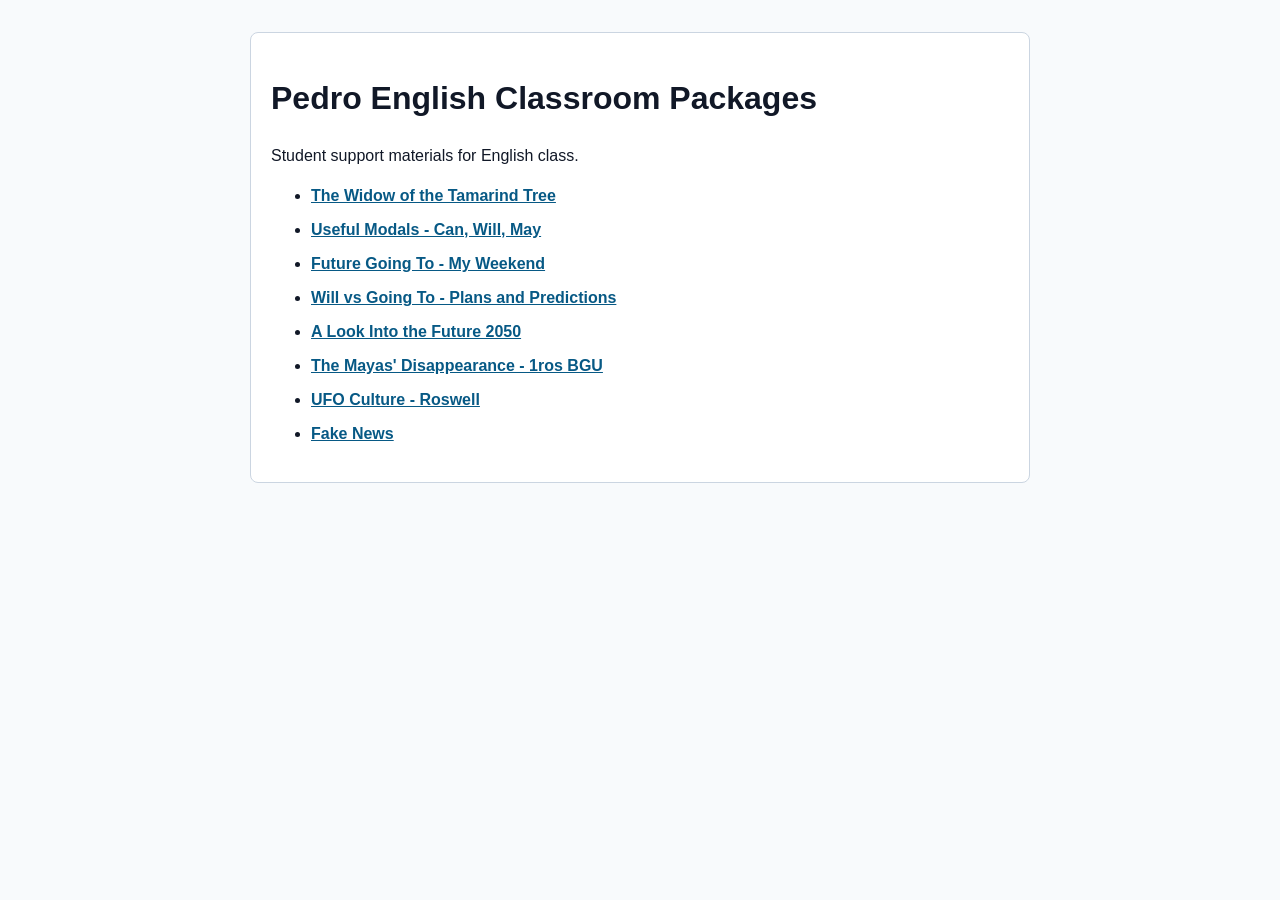
<file: docs/index.html>
<!doctype html>
<html lang="en">
<head>
  <meta charset="utf-8">
  <meta name="viewport" content="width=device-width, initial-scale=1">
  <title>Pedro English Classroom Packages</title>
  <style>
    body{font-family:Arial,sans-serif;line-height:1.5;margin:0;background:#f8fafc;color:#111827}
    main{max-width:780px;margin:0 auto;padding:32px 18px}
    .card{background:#fff;border:1px solid #cbd5e1;border-radius:8px;padding:20px}
    a{font-weight:700;color:#075985}
    li{margin:10px 0}
  </style>
</head>
<body>
  <main>
    <div class="card">
      <h1>Pedro English Classroom Packages</h1>
      <p>Student support materials for English class.</p>
      <ul>
        <li><a href="widow-tamarind/">The Widow of the Tamarind Tree</a></li>
        <li><a href="10mo-modals-can-will-may/">Useful Modals - Can, Will, May</a></li>
        <li><a href="10mo-future-going-to-my-weekend/">Future Going To - My Weekend</a></li>
        <li><a href="10mo-will-vs-going-to-plans-predictions/">Will vs Going To - Plans and Predictions</a></li>
        <li><a href="10mo-future-predictions-2050/">A Look Into the Future 2050</a></li>
        <li><a href="1ro-bgu-mayas-disappearance/">The Mayas' Disappearance - 1ros BGU</a></li>
        <li><a href="1ro-bgu-ufo-roswell/">UFO Culture - Roswell</a></li>
        <li><a href="1ro-bgu-fake-news/">Fake News</a></li>
      </ul>
    </div>
  </main>
</body>
</html>
</file>
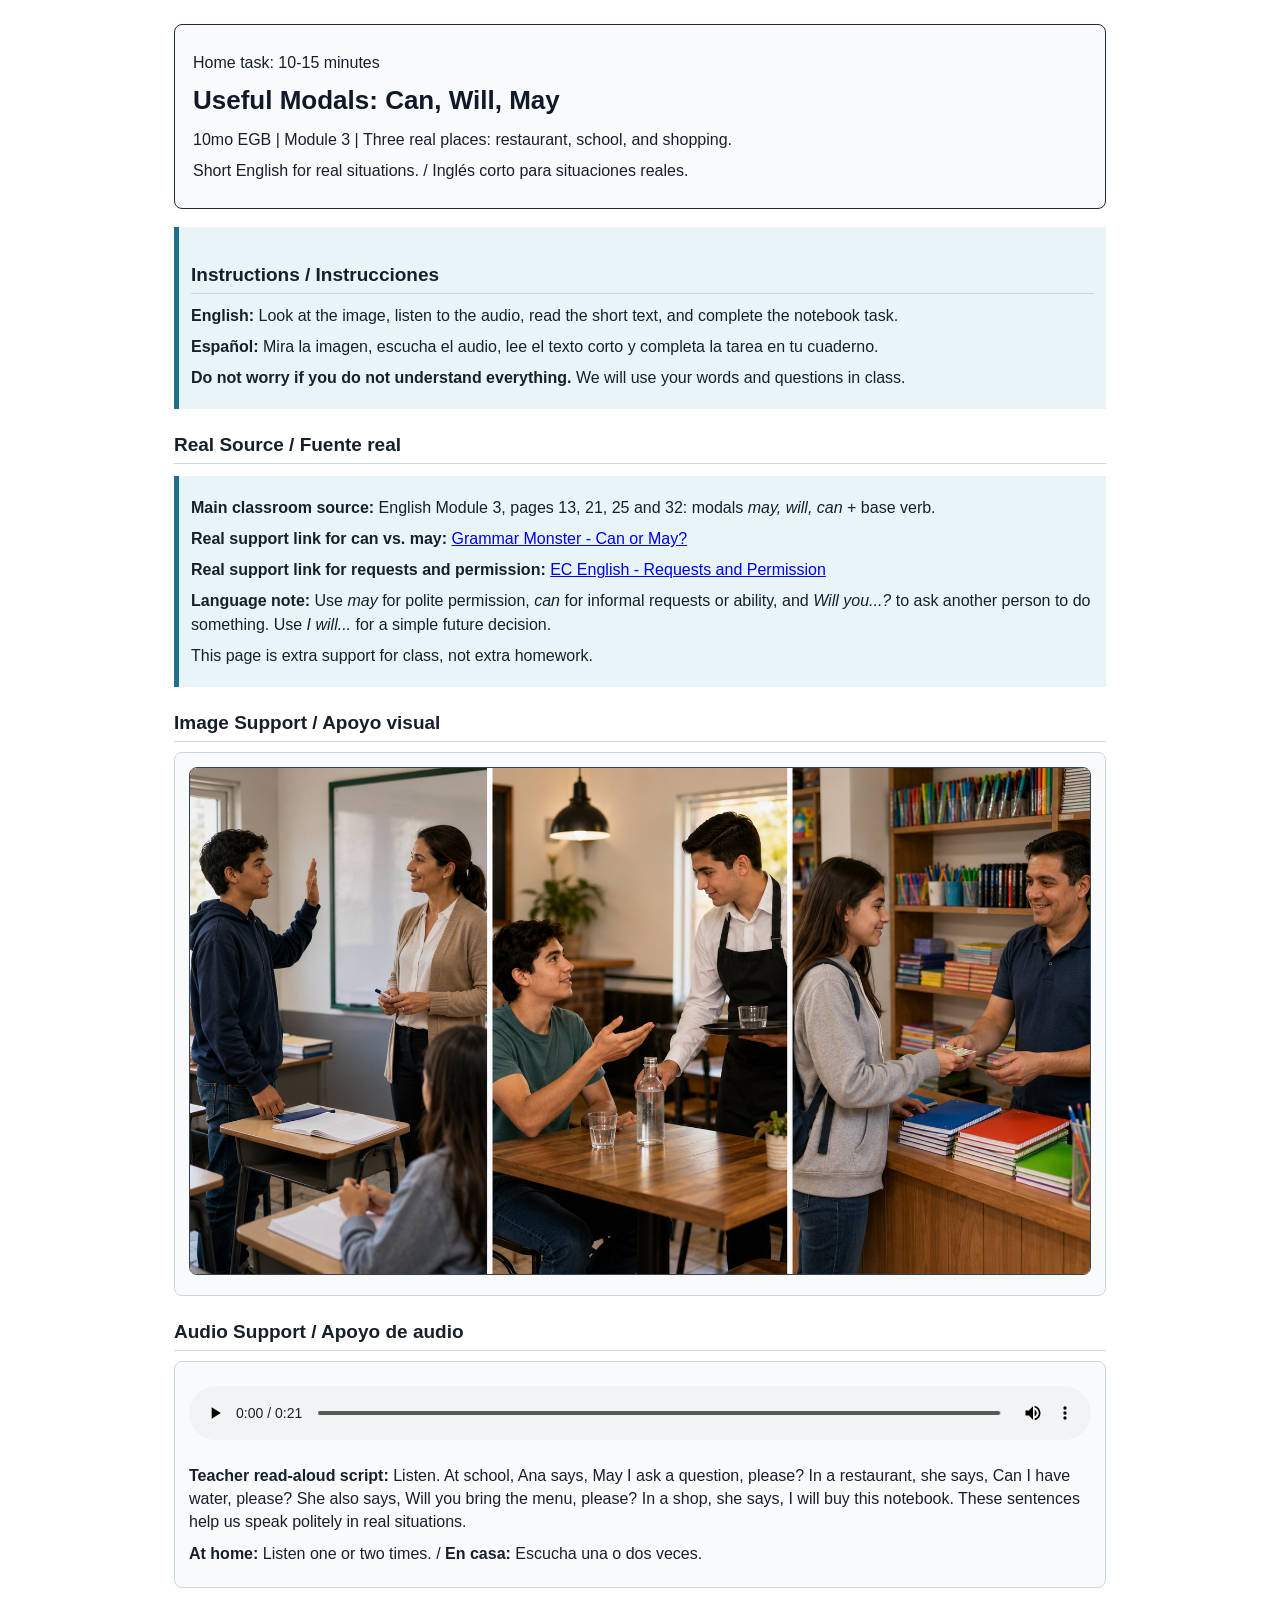
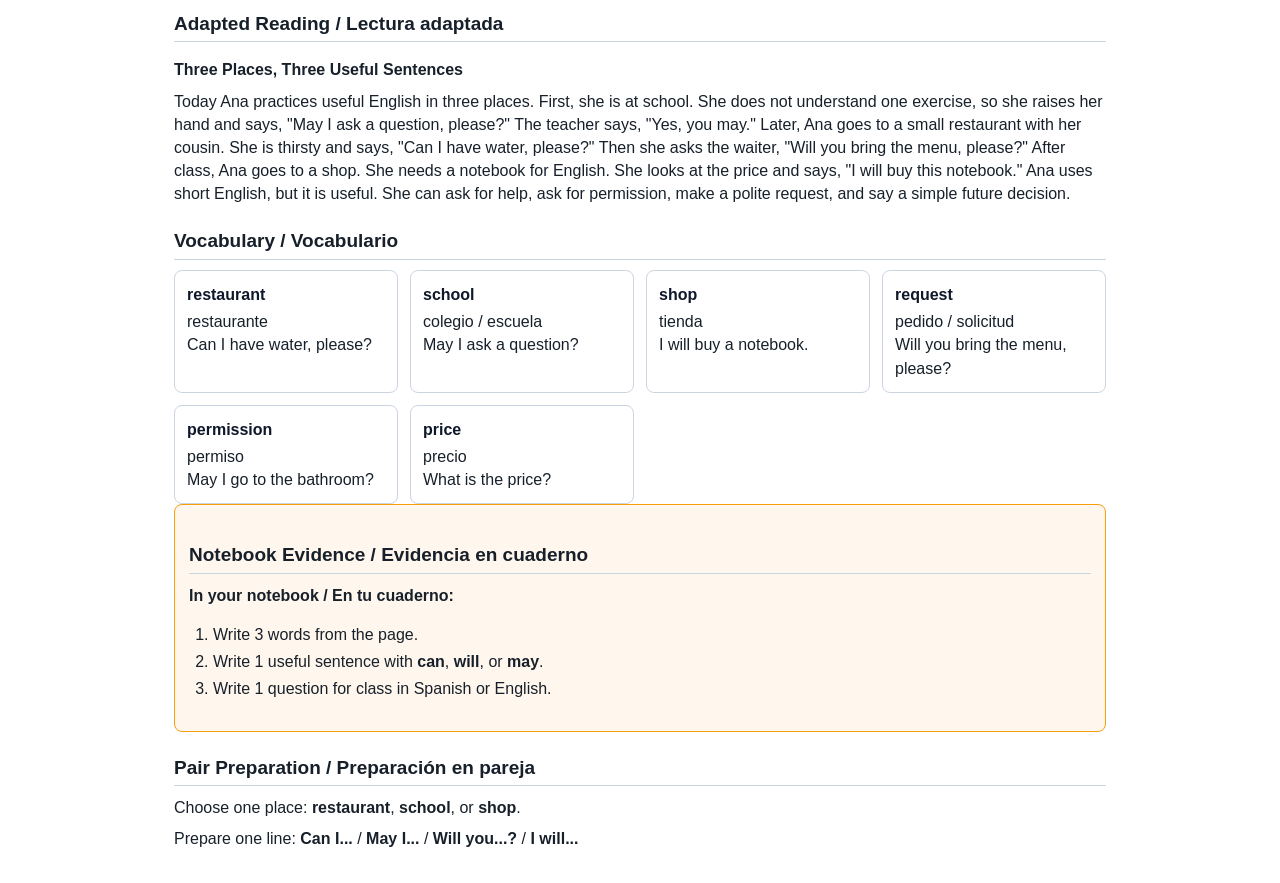
<file: docs/10mo-modals-can-will-may/index.html>
﻿<!doctype html>
<html lang="en">
<head>
  <meta charset="utf-8">
  <meta name="viewport" content="width=device-width, initial-scale=1">
  <title>Useful Modals: Can, Will, May - Home Support</title>
  <link rel="stylesheet" href="assets/shared_styles.css">
  <link rel="stylesheet" href="assets/print_styles.css">
  <style>
    .modal-hero{border:1px solid #1f2937;background:#f8fafc;padding:18px;border-radius:8px}
    .modal-hero h1{margin:0 0 8px;color:#111827}
    .place-grid{display:grid;grid-template-columns:repeat(auto-fit,minmax(210px,1fr));gap:12px}
    .place-card{border:1px solid #cbd5e1;border-radius:8px;padding:12px;background:#fff}
    .place-card strong{display:block;color:#0f172a;margin-bottom:4px}
    .media-box{border:1px solid #cbd5e1;background:#f8fafc;padding:14px;border-radius:8px}
    .hero-image{width:100%;height:auto;border:1px solid #334155;border-radius:8px;background:#fff}
    audio{width:100%;margin:10px 0}
    .notebook-task{background:#fff7ed;border:1px solid #f59e0b;padding:14px;border-radius:8px}
  </style>
</head>
<body>
<main class="page">
  <header class="modal-hero">
    <p class="time-pill">Home task: 10-15 minutes</p>
    <h1>Useful Modals: Can, Will, May</h1>
    <p>10mo EGB | Module 3 | Three real places: restaurant, school, and shopping.</p>
    <p>Short English for real situations. / Inglés corto para situaciones reales.</p>
  </header>

  <section class="accent-box">
    <h2>Instructions / Instrucciones</h2>
    <p><strong>English:</strong> Look at the image, listen to the audio, read the short text, and complete the notebook task.</p>
    <p><strong>Español:</strong> Mira la imagen, escucha el audio, lee el texto corto y completa la tarea en tu cuaderno.</p>
    <p><strong>Do not worry if you do not understand everything.</strong> We will use your words and questions in class.</p>
  </section>

  <section>
    <h2>Real Source / Fuente real</h2>
    <div class="accent-box">
      <p><strong>Main classroom source:</strong> English Module 3, pages 13, 21, 25 and 32: modals <em>may, will, can</em> + base verb.</p>
      <p><strong>Real support link for can vs. may:</strong> <a href="https://www.grammar-monster.com/easily_confused/can_may.htm">Grammar Monster - Can or May?</a></p>
      <p><strong>Real support link for requests and permission:</strong> <a href="https://learnenglish.ecenglish.com/lessons/requests-and-permission">EC English - Requests and Permission</a></p>
      <p><strong>Language note:</strong> Use <em>may</em> for polite permission, <em>can</em> for informal requests or ability, and <em>Will you...?</em> to ask another person to do something. Use <em>I will...</em> for a simple future decision.</p>
      <p>This page is extra support for class, not extra homework.</p>
    </div>
  </section>

  <section>
    <h2>Image Support / Apoyo visual</h2>
    <div class="media-box">
      <img class="hero-image" src="assets/modals_situations_hero.png" alt="Three simple situations: restaurant, school, and shopping for can, will, and may.">
    </div>
  </section>

  <section>
    <h2>Audio Support / Apoyo de audio</h2>
    <div class="media-box">
      <audio controls src="assets/modals_read_aloud.mp3"></audio>
      <p><strong>Teacher read-aloud script:</strong> Listen. At school, Ana says, May I ask a question, please? In a restaurant, she says, Can I have water, please? She also says, Will you bring the menu, please? In a shop, she says, I will buy this notebook. These sentences help us speak politely in real situations.</p>
      <p><strong>At home:</strong> Listen one or two times. / <strong>En casa:</strong> Escucha una o dos veces.</p>
    </div>
  </section>

  <section>
    <h2>Adapted Reading / Lectura adaptada</h2>
    <div class="reading-card">
      <h3>Three Places, Three Useful Sentences</h3>
      <p>Today Ana practices useful English in three places. First, she is at school. She does not understand one exercise, so she raises her hand and says, "May I ask a question, please?" The teacher says, "Yes, you may." Later, Ana goes to a small restaurant with her cousin. She is thirsty and says, "Can I have water, please?" Then she asks the waiter, "Will you bring the menu, please?" After class, Ana goes to a shop. She needs a notebook for English. She looks at the price and says, "I will buy this notebook." Ana uses short English, but it is useful. She can ask for help, ask for permission, make a polite request, and say a simple future decision.</p>
    </div>
  </section>

  <section>
    <h2>Vocabulary / Vocabulario</h2>
    <div class="place-grid">
      <div class="place-card"><strong>restaurant</strong> restaurante<br>Can I have water, please?</div>
      <div class="place-card"><strong>school</strong> colegio / escuela<br>May I ask a question?</div>
      <div class="place-card"><strong>shop</strong> tienda<br>I will buy a notebook.</div>
      <div class="place-card"><strong>request</strong> pedido / solicitud<br>Will you bring the menu, please?</div>
      <div class="place-card"><strong>permission</strong> permiso<br>May I go to the bathroom?</div>
      <div class="place-card"><strong>price</strong> precio<br>What is the price?</div>
    </div>
  </section>

  <section class="notebook-task">
    <h2>Notebook Evidence / Evidencia en cuaderno</h2>
    <p><strong>In your notebook / En tu cuaderno:</strong></p>
    <ol>
      <li>Write 3 words from the page.</li>
      <li>Write 1 useful sentence with <strong>can</strong>, <strong>will</strong>, or <strong>may</strong>.</li>
      <li>Write 1 question for class in Spanish or English.</li>
    </ol>
  </section>

  <section>
    <h2>Pair Preparation / Preparación en pareja</h2>
    <p>Choose one place: <strong>restaurant</strong>, <strong>school</strong>, or <strong>shop</strong>.</p>
    <p>Prepare one line: <strong>Can I...</strong> / <strong>May I...</strong> / <strong>Will you...?</strong> / <strong>I will...</strong></p>
  </section>
</main>
</body>
</html>
</file>
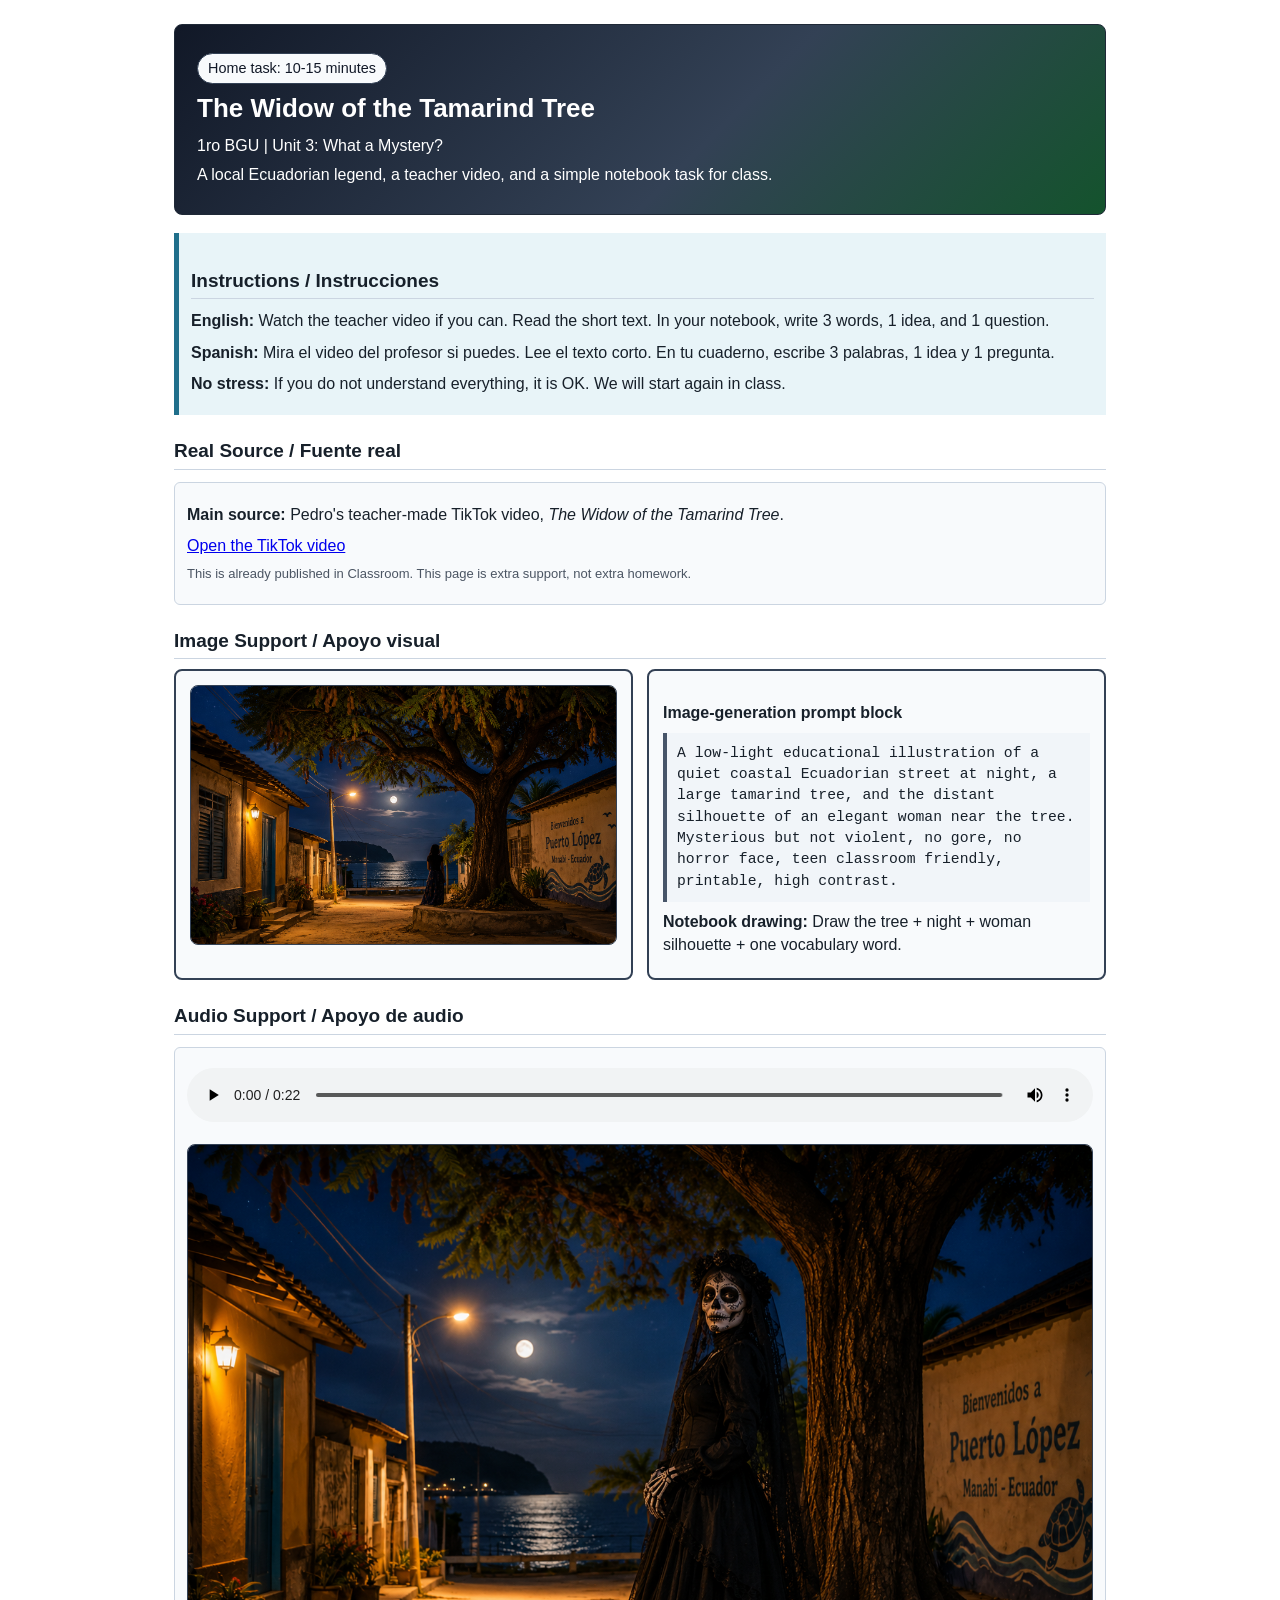
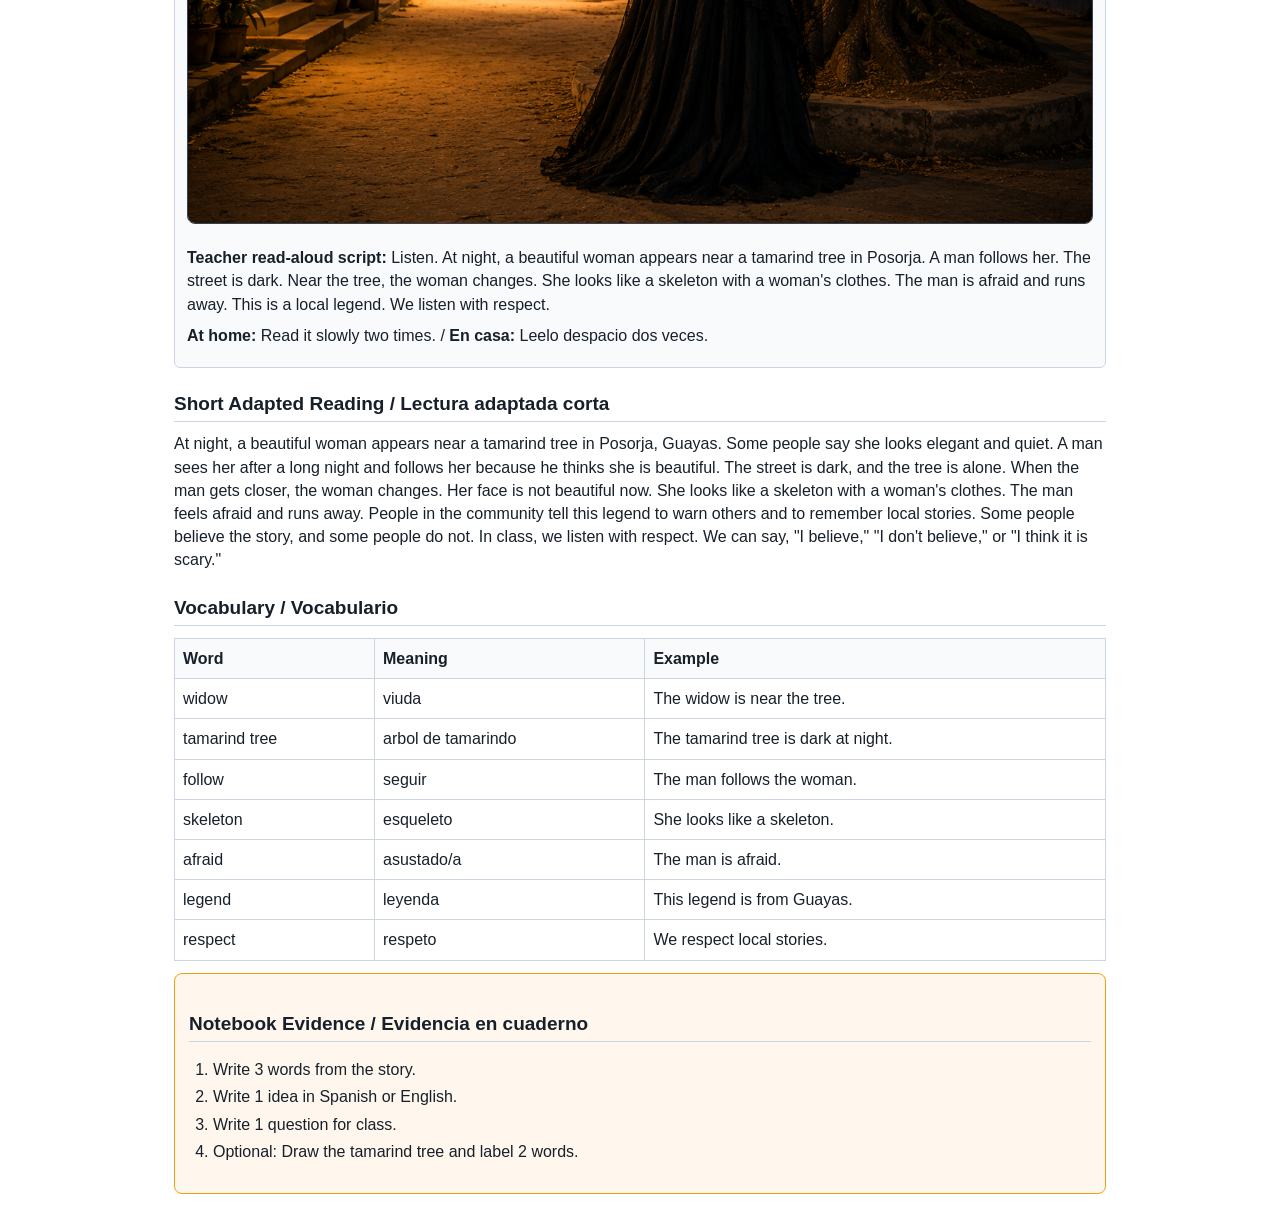
<file: docs/widow-tamarind/index.html>
﻿<!doctype html>
<html lang="en">
<head>
  <meta charset="utf-8">
  <meta name="viewport" content="width=device-width, initial-scale=1">
  <title>The Widow of the Tamarind Tree - Enriched Home Task</title>
  <link rel="stylesheet" href="assets/shared_styles.css">
  <link rel="stylesheet" href="assets/print_styles.css">
  <style>
    .mystery-hero{border:1px solid #1f2937;background:linear-gradient(135deg,#111827,#334155 58%,#14532d);color:#fff;padding:22px;border-radius:8px;margin:0 0 18px}
    .mystery-hero h1{margin:0 0 6px;color:#fff}
    .mystery-hero p{max-width:720px;margin:6px 0}
    .media-grid{display:grid;grid-template-columns:repeat(auto-fit,minmax(240px,1fr));gap:14px}
    .visual-card{border:2px solid #334155;background:#f8fafc;padding:14px;border-radius:8px}
    .visual-frame{min-height:190px;border:2px dashed #64748b;border-radius:8px;background:linear-gradient(180deg,#0f172a,#1e293b 55%,#14532d);display:flex;align-items:end;padding:14px;color:#f8fafc}
    .visual-card img{width:100%;max-height:260px;object-fit:cover;border-radius:8px;border:1px solid #334155;background:#e5e7eb}
    audio{width:100%;margin:8px 0}
    .audio-support-image{width:100%;height:auto;max-height:none;object-fit:contain;border-radius:8px;border:1px solid #334155;background:#e5e7eb;margin:8px 0}
    .prompt-block{font-family:Consolas,monospace;font-size:.92rem;background:#f1f5f9;border-left:4px solid #475569;padding:10px}
    .time-pill{display:inline-block;border:1px solid #334155;border-radius:999px;padding:4px 10px;font-size:.9rem;background:#f8fafc;color:#111827}
    .notebook-task{background:#fff7ed;border:1px solid #f59e0b;padding:14px;border-radius:8px}
  </style>
</head>
<body>
<main class="page">
  <header class="mystery-hero">
    <p class="time-pill">Home task: 10-15 minutes</p>
    <h1>The Widow of the Tamarind Tree</h1>
    <p>1ro BGU | Unit 3: What a Mystery?</p>
    <p>A local Ecuadorian legend, a teacher video, and a simple notebook task for class.</p>
  </header>

  <section class="accent-box">
    <h2>Instructions / Instrucciones</h2>
    <p><strong>English:</strong> Watch the teacher video if you can. Read the short text. In your notebook, write 3 words, 1 idea, and 1 question.</p>
    <p><strong>Spanish:</strong> Mira el video del profesor si puedes. Lee el texto corto. En tu cuaderno, escribe 3 palabras, 1 idea y 1 pregunta.</p>
    <p><strong>No stress:</strong> If you do not understand everything, it is OK. We will start again in class.</p>
  </section>

  <section>
    <h2>Real Source / Fuente real</h2>
    <div class="box">
      <p><strong>Main source:</strong> Pedro's teacher-made TikTok video, <em>The Widow of the Tamarind Tree</em>.</p>
      <p><a href="https://www.tiktok.com/@parodas77/video/7196715116161748229">Open the TikTok video</a></p>
      <p class="small">This is already published in Classroom. This page is extra support, not extra homework.</p>
    </div>
  </section>

  <section>
    <h2>Image Support / Apoyo visual</h2>
    <div class="media-grid">
      <div class="visual-card">
        <img src="assets/widow_tamarind_hero.png" alt="A dark tamarind tree at night with a woman silhouette nearby.">
      </div>
      <div class="visual-card">
        <h3>Image-generation prompt block</h3>
        <p class="prompt-block">A low-light educational illustration of a quiet coastal Ecuadorian street at night, a large tamarind tree, and the distant silhouette of an elegant woman near the tree. Mysterious but not violent, no gore, no horror face, teen classroom friendly, printable, high contrast.</p>
        <p><strong>Notebook drawing:</strong> Draw the tree + night + woman silhouette + one vocabulary word.</p>
      </div>
    </div>
  </section>

  <section>
    <h2>Audio Support / Apoyo de audio</h2>
    <div class="box">
      <audio controls src="assets/widow_tamarind_read_aloud.mp3"></audio>
      <img class="audio-support-image" src="assets/widow_tamarind_audio_support.png" alt="A mysterious woman near a tamarind tree at night, used as audio mood support.">
      <p><strong>Teacher read-aloud script:</strong> Listen. At night, a beautiful woman appears near a tamarind tree in Posorja. A man follows her. The street is dark. Near the tree, the woman changes. She looks like a skeleton with a woman's clothes. The man is afraid and runs away. This is a local legend. We listen with respect.</p>
      <p><strong>At home:</strong> Read it slowly two times. / <strong>En casa:</strong> Leelo despacio dos veces.</p>
    </div>
  </section>

  <section>
    <h2>Short Adapted Reading / Lectura adaptada corta</h2>
    <p>At night, a beautiful woman appears near a tamarind tree in Posorja, Guayas. Some people say she looks elegant and quiet. A man sees her after a long night and follows her because he thinks she is beautiful. The street is dark, and the tree is alone. When the man gets closer, the woman changes. Her face is not beautiful now. She looks like a skeleton with a woman's clothes. The man feels afraid and runs away. People in the community tell this legend to warn others and to remember local stories. Some people believe the story, and some people do not. In class, we listen with respect. We can say, "I believe," "I don't believe," or "I think it is scary."</p>
  </section>

  <section>
    <h2>Vocabulary / Vocabulario</h2>
    <table>
      <tr><th>Word</th><th>Meaning</th><th>Example</th></tr>
      <tr><td>widow</td><td>viuda</td><td>The widow is near the tree.</td></tr>
      <tr><td>tamarind tree</td><td>arbol de tamarindo</td><td>The tamarind tree is dark at night.</td></tr>
      <tr><td>follow</td><td>seguir</td><td>The man follows the woman.</td></tr>
      <tr><td>skeleton</td><td>esqueleto</td><td>She looks like a skeleton.</td></tr>
      <tr><td>afraid</td><td>asustado/a</td><td>The man is afraid.</td></tr>
      <tr><td>legend</td><td>leyenda</td><td>This legend is from Guayas.</td></tr>
      <tr><td>respect</td><td>respeto</td><td>We respect local stories.</td></tr>
    </table>
  </section>

  <section class="notebook-task">
    <h2>Notebook Evidence / Evidencia en cuaderno</h2>
    <ol>
      <li>Write 3 words from the story.</li>
      <li>Write 1 idea in Spanish or English.</li>
      <li>Write 1 question for class.</li>
      <li>Optional: Draw the tamarind tree and label 2 words.</li>
    </ol>
  </section>
</main>
</body>
</html>
</file>
<file: docs/10mo-modals-can-will-may/assets/shared_styles.css>
:root {
  --ink: #17202a;
  --muted: #4b5563;
  --line: #cbd5e1;
  --soft: #f8fafc;
  --accent: #1f6f8b;
  --accent-soft: #e8f4f8;
}

* {
  box-sizing: border-box;
}

body {
  margin: 0;
  color: var(--ink);
  background: #ffffff;
  font-family: Arial, Helvetica, sans-serif;
  line-height: 1.45;
}

.page {
  max-width: 980px;
  margin: 0 auto;
  padding: 24px;
}

header {
  border-bottom: 2px solid var(--accent);
  margin-bottom: 18px;
  padding-bottom: 10px;
}

h1 {
  margin: 0 0 6px;
  font-size: 26px;
}

h2 {
  border-bottom: 1px solid var(--line);
  font-size: 19px;
  margin: 22px 0 10px;
  padding-bottom: 4px;
}

h3 {
  font-size: 16px;
  margin: 16px 0 8px;
}

p {
  margin: 8px 0;
}

ul, ol {
  padding-left: 24px;
}

li {
  margin: 4px 0;
}

.meta {
  color: var(--muted);
  font-size: 14px;
}

.box {
  background: var(--soft);
  border: 1px solid var(--line);
  border-radius: 6px;
  margin: 12px 0;
  padding: 12px;
}

.accent-box {
  background: var(--accent-soft);
  border-left: 5px solid var(--accent);
  margin: 12px 0;
  padding: 12px;
}

.grid {
  display: grid;
  gap: 12px;
  grid-template-columns: repeat(auto-fit, minmax(230px, 1fr));
}

table {
  border-collapse: collapse;
  margin: 12px 0;
  width: 100%;
}

th, td {
  border: 1px solid var(--line);
  padding: 8px;
  text-align: left;
  vertical-align: top;
}

th {
  background: var(--soft);
}

.line {
  border-bottom: 1px solid #111827;
  display: inline-block;
  min-width: 220px;
}

.small {
  color: var(--muted);
  font-size: 13px;
}

.task-step {
  border: 1px solid var(--line);
  margin: 10px 0;
  padding: 10px;
}

.word-bank span {
  border: 1px solid var(--line);
  border-radius: 16px;
  display: inline-block;
  margin: 4px;
  padding: 4px 10px;
}
</file>
<file: docs/10mo-modals-can-will-may/assets/print_styles.css>
@media print {
  body {
    background: #ffffff;
    color: #000000;
    font-size: 11pt;
  }

  .page {
    max-width: none;
    padding: 0.35in;
  }

  header {
    border-bottom: 1px solid #000000;
  }

  h1 {
    font-size: 18pt;
  }

  h2 {
    font-size: 14pt;
    page-break-after: avoid;
  }

  .box,
  .accent-box,
  .task-step {
    background: #ffffff;
    border: 1px solid #000000;
  }

  a {
    color: #000000;
    text-decoration: underline;
  }

  .no-print {
    display: none;
  }
}
</file>
<file: docs/widow-tamarind/assets/shared_styles.css>
:root {
  --ink: #17202a;
  --muted: #4b5563;
  --line: #cbd5e1;
  --soft: #f8fafc;
  --accent: #1f6f8b;
  --accent-soft: #e8f4f8;
}

* {
  box-sizing: border-box;
}

body {
  margin: 0;
  color: var(--ink);
  background: #ffffff;
  font-family: Arial, Helvetica, sans-serif;
  line-height: 1.45;
}

.page {
  max-width: 980px;
  margin: 0 auto;
  padding: 24px;
}

header {
  border-bottom: 2px solid var(--accent);
  margin-bottom: 18px;
  padding-bottom: 10px;
}

h1 {
  margin: 0 0 6px;
  font-size: 26px;
}

h2 {
  border-bottom: 1px solid var(--line);
  font-size: 19px;
  margin: 22px 0 10px;
  padding-bottom: 4px;
}

h3 {
  font-size: 16px;
  margin: 16px 0 8px;
}

p {
  margin: 8px 0;
}

ul, ol {
  padding-left: 24px;
}

li {
  margin: 4px 0;
}

.meta {
  color: var(--muted);
  font-size: 14px;
}

.box {
  background: var(--soft);
  border: 1px solid var(--line);
  border-radius: 6px;
  margin: 12px 0;
  padding: 12px;
}

.accent-box {
  background: var(--accent-soft);
  border-left: 5px solid var(--accent);
  margin: 12px 0;
  padding: 12px;
}

.grid {
  display: grid;
  gap: 12px;
  grid-template-columns: repeat(auto-fit, minmax(230px, 1fr));
}

table {
  border-collapse: collapse;
  margin: 12px 0;
  width: 100%;
}

th, td {
  border: 1px solid var(--line);
  padding: 8px;
  text-align: left;
  vertical-align: top;
}

th {
  background: var(--soft);
}

.line {
  border-bottom: 1px solid #111827;
  display: inline-block;
  min-width: 220px;
}

.small {
  color: var(--muted);
  font-size: 13px;
}

.task-step {
  border: 1px solid var(--line);
  margin: 10px 0;
  padding: 10px;
}

.word-bank span {
  border: 1px solid var(--line);
  border-radius: 16px;
  display: inline-block;
  margin: 4px;
  padding: 4px 10px;
}
</file>
<file: docs/widow-tamarind/assets/print_styles.css>
@media print {
  body {
    background: #ffffff;
    color: #000000;
    font-size: 11pt;
  }

  .page {
    max-width: none;
    padding: 0.35in;
  }

  header {
    border-bottom: 1px solid #000000;
  }

  h1 {
    font-size: 18pt;
  }

  h2 {
    font-size: 14pt;
    page-break-after: avoid;
  }

  .box,
  .accent-box,
  .task-step {
    background: #ffffff;
    border: 1px solid #000000;
  }

  a {
    color: #000000;
    text-decoration: underline;
  }

  .no-print {
    display: none;
  }
}
</file>
